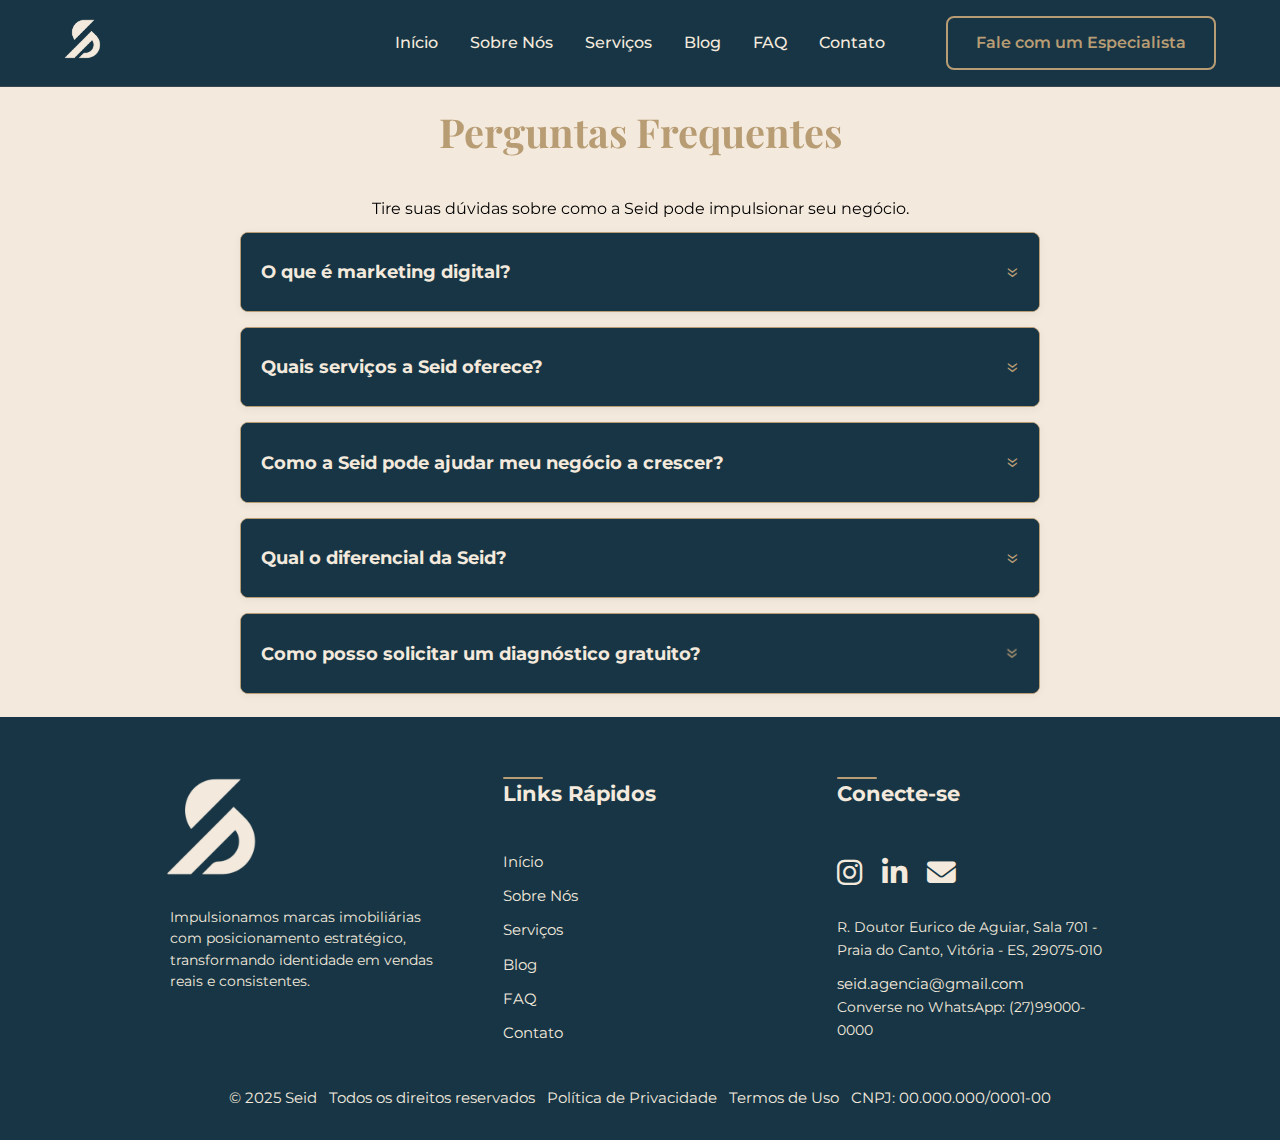
<file: faq.html>
<!DOCTYPE html>
<html lang="pt-BR">
<head>
    <meta charset="UTF-8">
    <meta name="viewport" content="width=device-width, initial-scale=1.0">
    <title>Contato - Agência SEID</title>
    <link rel="stylesheet" href="css/style.css">
    <link rel="stylesheet" href="https://cdnjs.cloudflare.com/ajax/libs/font-awesome/6.4.0/css/all.min.css">
    <link rel="stylesheet" href="https://unpkg.com/aos@next/dist/aos.css"/>
    <link rel="stylesheet" href="https://unpkg.com/swiper/swiper-bundle.min.css"/>
</head>
<body>
    <!-- Header | Cabeçalho -->
    <header>
        <nav class="navbar">
            <a href="index.html" class="logo"><img src="images/LogoSEID-champanhe.png" alt="Logo SEID"></a>
            <ul class="nav-links">
                <li><a href="index.html">Início</a></li>
                <li><a href="sobre.html">Sobre Nós</a></li>
                <li><a href="servicos.html">Serviços</a></li>
                <li><a href="blog.html">Blog</a></li>
                <li><a href="faq.html">FAQ</a></li>
                <li><a href="contato.html">Contato</a></li>
            </ul>
            <a href="contato.html" class="cta-button-nav">Fale com um Especialista</a>
        </nav>
    </header>

    <!-- Main -->
    <main> 

        <!-- Seção FAQ-->
        <section class="faq" id="faq">
            <div class="container">
                
                <!-- Texto acima do FAQ -->
                <h2 class="faq-tittle" data-aos="fade-up">Perguntas Frequentes</h2>
                <p class="faq-p" data-aos="fade-up" data-aos-delay="100">Tire suas dúvidas sobre como a Seid pode impulsionar seu negócio.</p>
                
                <!-- Conteúdo FAQ -->
                <div class="faq-container">
                    <!-- 1° Pergunta FAQ -->
                    <div class="faq-item">
                        <div class="faq-question" data-aos="fade-up">
                            <h3>O que é marketing digital?</h3>
                            <span class="faq-toggle-icon">»</span>
                        </div>
                        <!-- 1° Resposta FAQ -->
                        <div class="faq-answer">
                            <p>Marketing digital é o conjunto de estratégias e ações de marketing que utilizam canais digitais (como internet, redes sociais, e-mail, aplicativos) para promover produtos, serviços ou marcas. Ele permite alcançar um público muito maior, segmentar campanhas e medir resultados de forma precisa.</p>
                        </div>
                    </div>

                    <!-- 2° Pergunta FAQ -->
                    <div class="faq-item">
                        <div class="faq-question" data-aos="fade-up" data-aos-delay="150">
                            <h3>Quais serviços a Seid oferece?</h3>
                            <span class="faq-toggle-icon">»</span>
                        </div>
                        <!-- 2° Resposta FAQ -->
                        <div class="faq-answer">
                            <p>A Seid oferece soluções completas em marketing e vendas, incluindo: diagnóstico estratégico, planejamento de marca, gestão de redes sociais, copywriting, produção audiovisual (vídeos, fotografia), tráfego pago, SEO, automação de marketing e vendas, e análise de funil.</p>
                        </div>
                    </div>

                    <!-- 3° Pergunta FAQ -->
                    <div class="faq-item">
                        <div class="faq-question" data-aos="fade-up" data-aos-delay="200">
                            <h3>Como a Seid pode ajudar meu negócio a crescer?</h3>
                            <span class="faq-toggle-icon">»</span>
                        </div>
                        <!-- 3° Resposta FAQ -->
                        <div class="faq-answer">
                            <p>Nós combinamos estratégia, criatividade e performance para atrair, engajar e converter clientes. Através de um planejamento personalizado, conteúdo relevante e campanhas de tráfego pago otimizadas, aumentamos sua visibilidade, geramos leads qualificados e impulsionamos suas vendas.</p>
                        </div>
                    </div>

                    <!-- 4° Pergunta FAQ -->
                    <div class="faq-item">
                        <div class="faq-question" data-aos="fade-up" data-aos-delay="250">
                            <h3>Qual o diferencial da Seid?</h3>
                            <span class="faq-toggle-icon">»</span>
                        </div>
                        <!-- 4° Resposta FAQ -->
                        <div class="faq-answer">
                            <p>Nosso diferencial está na abordagem 360°, que integra todas as etapas do funil de vendas, desde a estratégia até a conversão. Somos obcecados por resultados e oferecemos soluções personalizadas, com uma equipe multidisciplinar que entende o seu negócio e transforma desafios em oportunidades de crescimento.</p>
                        </div>
                    </div>

                    <!-- 5° Pergunta FAQ -->
                    <div class="faq-item" data-aos="fade-up" data-aos-delay="300">
                        <div class="faq-question">
                            <h3>Como posso solicitar um diagnóstico gratuito?</h3>
                            <span class="faq-toggle-icon">»</span>
                        </div>
                        <!-- 5° Resposta FAQ -->
                        <div class="faq-answer">
                            <p>É simples! Basta preencher o formulário de contato nesta página, ou clicar no botão "Fale com um Especialista" no cabeçalho. Nossa equipe entrará em contato para agendar uma conversa e entender suas necessidades.</p>
                        </div>
                    </div>
                </div>
            </div>
        </section>
    </main>

    <!-- Footer | Rodapé -->
    <footer class="main-footer">
        <div class="footer-content">
            <div class="footer-column footer-about">
                <div class="footer-logo">
                    <img src="images/LogoSEID-champanhe.png" alt="Logo da Seid" class="footer-logo-img">
                    </div>
                <p>Impulsionamos marcas imobiliárias com posicionamento estratégico, transformando identidade em vendas reais e consistentes.</p>
            </div>
            <div class="footer-column footer-links">
                <h4>Links Rápidos</h4>
                <ul>
                    <li><a href="#index.html">Início</a></li>
                    <li><a href="sobre.html">Sobre Nós</a></li>
                    <li><a href="servicos.html">Serviços</a></li>
                    <li><a href="blog.html">Blog</a></li>
                    <li><a href="faq.html">FAQ</a></li>
                    <li><a href="contato.html">Contato</a></li>
                </ul>
            </div>
            <div class="footer-column footer-connect">
                <h4>Conecte-se</h4>
                <div class="social-icons-footer">
                    <a href="https://www.instagram.com/seid.mkt/" target="_blank" aria-label="instagram"><i class="fab fa-instagram"></i></a>
                    <a href="https://www.linkedin.com/in/pedro-borborema-269a45379/" target="_blank" aria-label="LinkedIn"><i class="fab fa-linkedin-in"></i></a>
                    <a href="mailto:seidagencia@gmail.com" aria-label="Email"><i class="fas fa-envelope"></i></a>
                </div>
                <p class="footer-address"><a>R. Doutor Eurico de Aguiar, Sala 701 - Praia do Canto, Vitória - ES, 29075-010</a></p>
                <p class="footer-email"><a href="mailto:seid.agencia@gmail.com" target="_blank">seid.agencia@gmail.com</a></p>
                <p class="footer-phone"><a href="https://wa.me/27990000000?text=Ol%C3%A1%2C%20vim%20do%20site" target="_blank">Converse no WhatsApp: (27)99000-0000</a></p>
            </div>
        </div>
        <div class="footer-bottom">
            <div class="footer-item">&copy; 2025 Seid</div>
            <div class="footer-item">Todos os direitos reservados</div>
            <div class="footer-item">Política de Privacidade</div>
            <div class="footer-item">Termos de Uso</div>
            <div class="footer-item">CNPJ: 00.000.000/0001-00</div>
        </div>
    </footer>

    <!-- Scripts -->
    <script src="https://unpkg.com/aos@next/dist/aos.js"></script>
    <script src="https://unpkg.com/swiper/swiper-bundle.min.js"></script>

    <script src="js/script.js"></script>
</body>
</html>
</file>
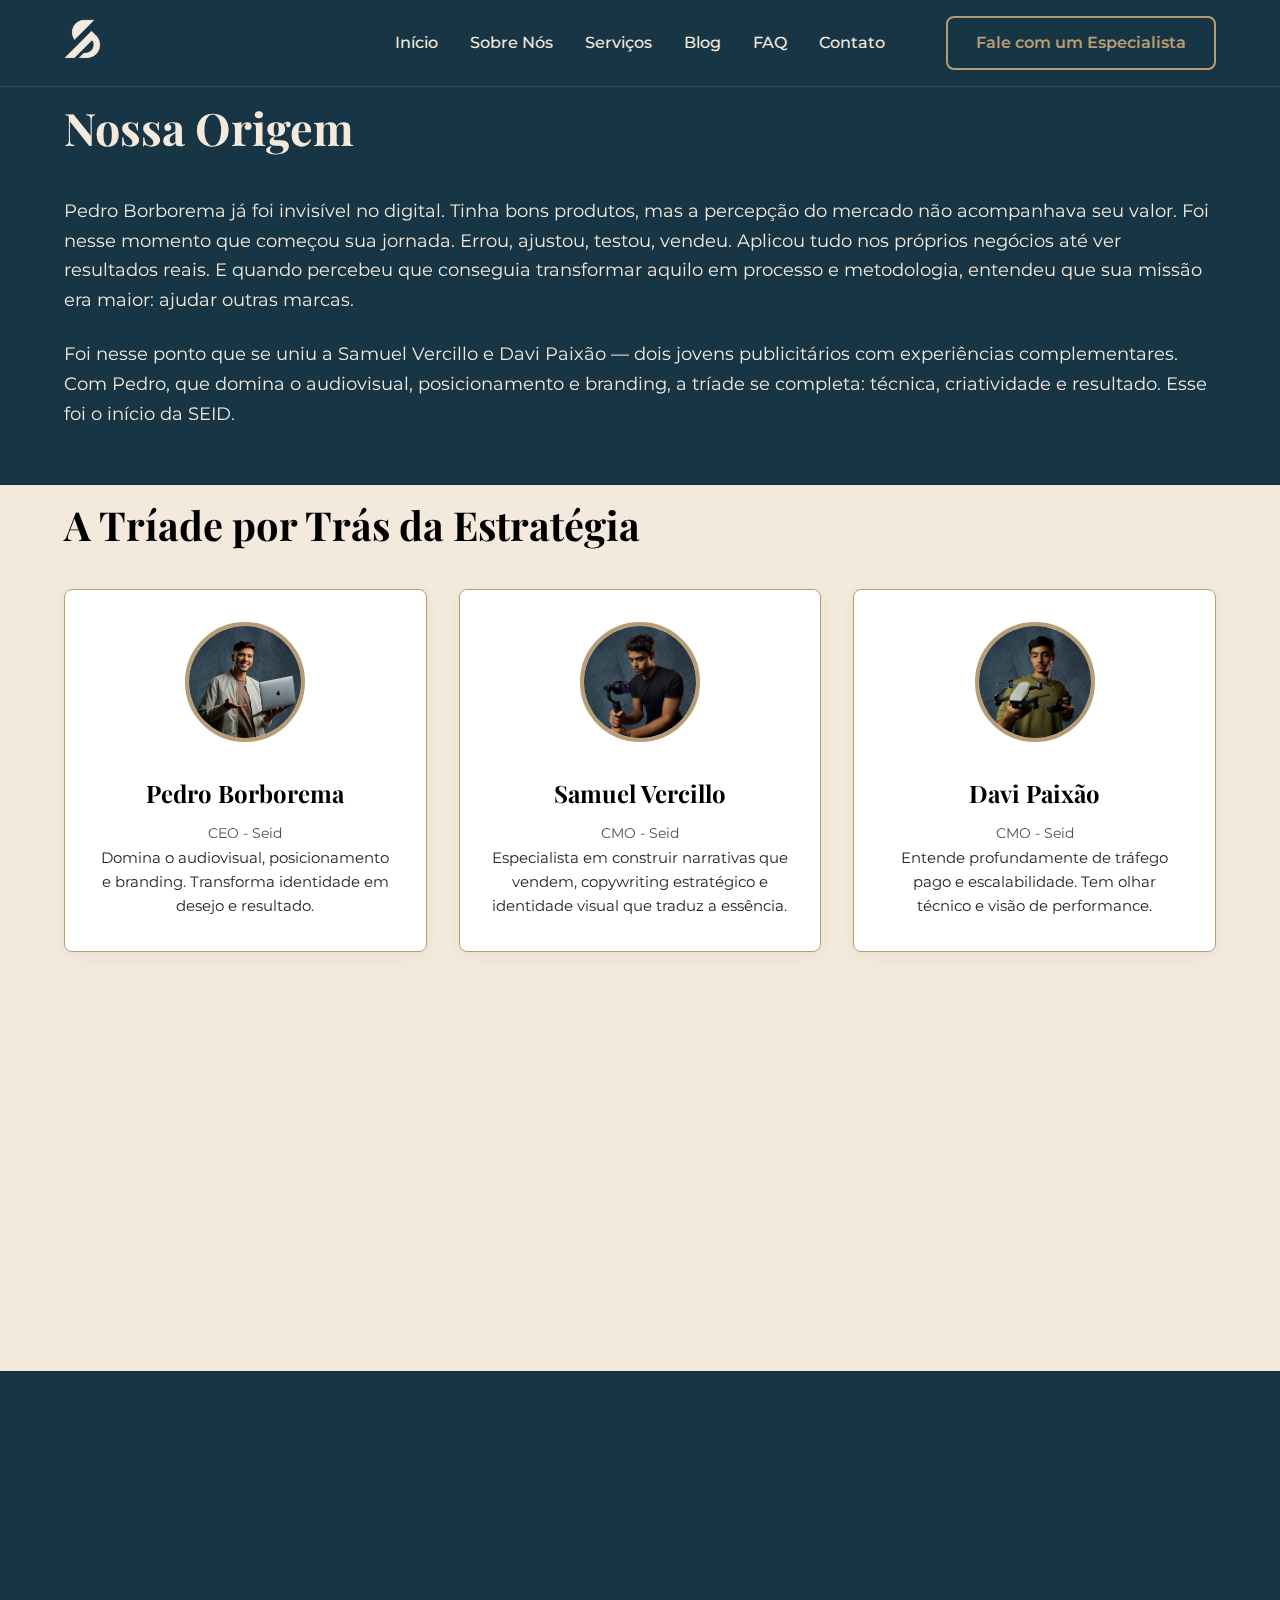
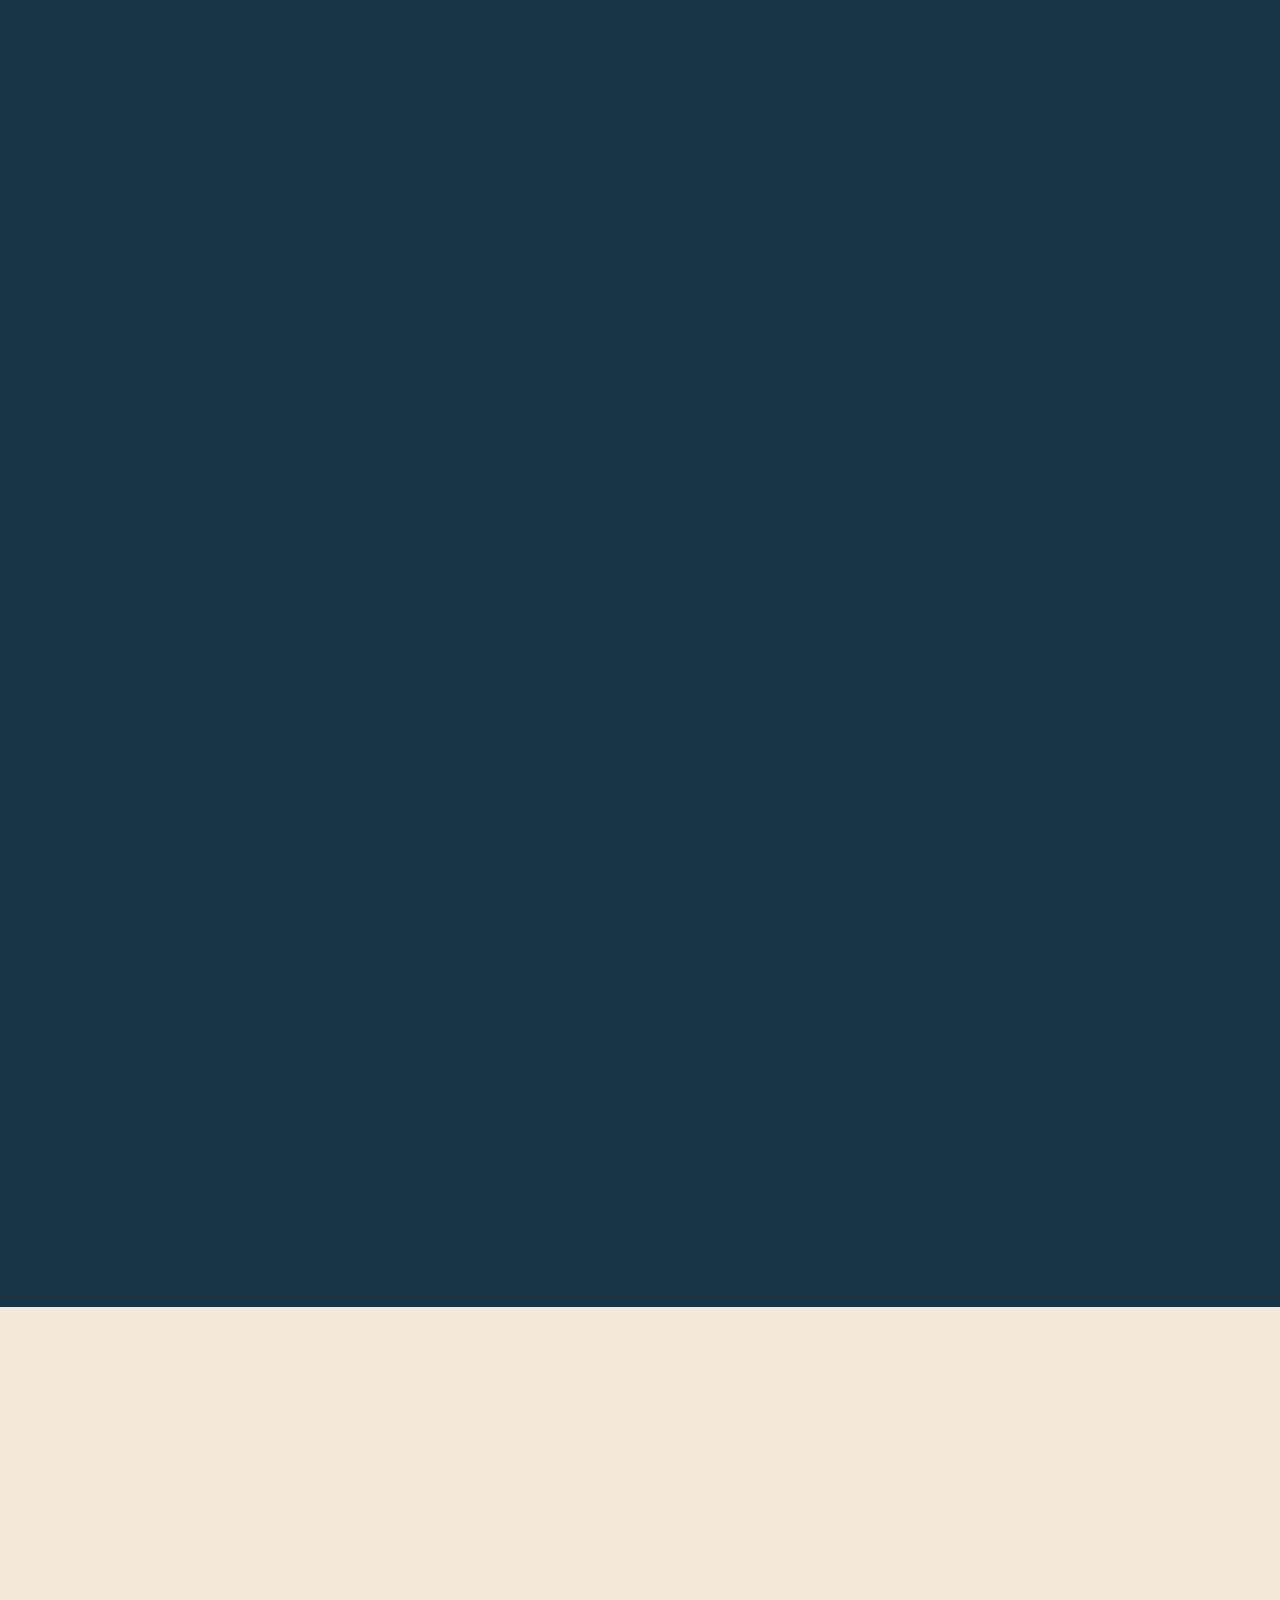
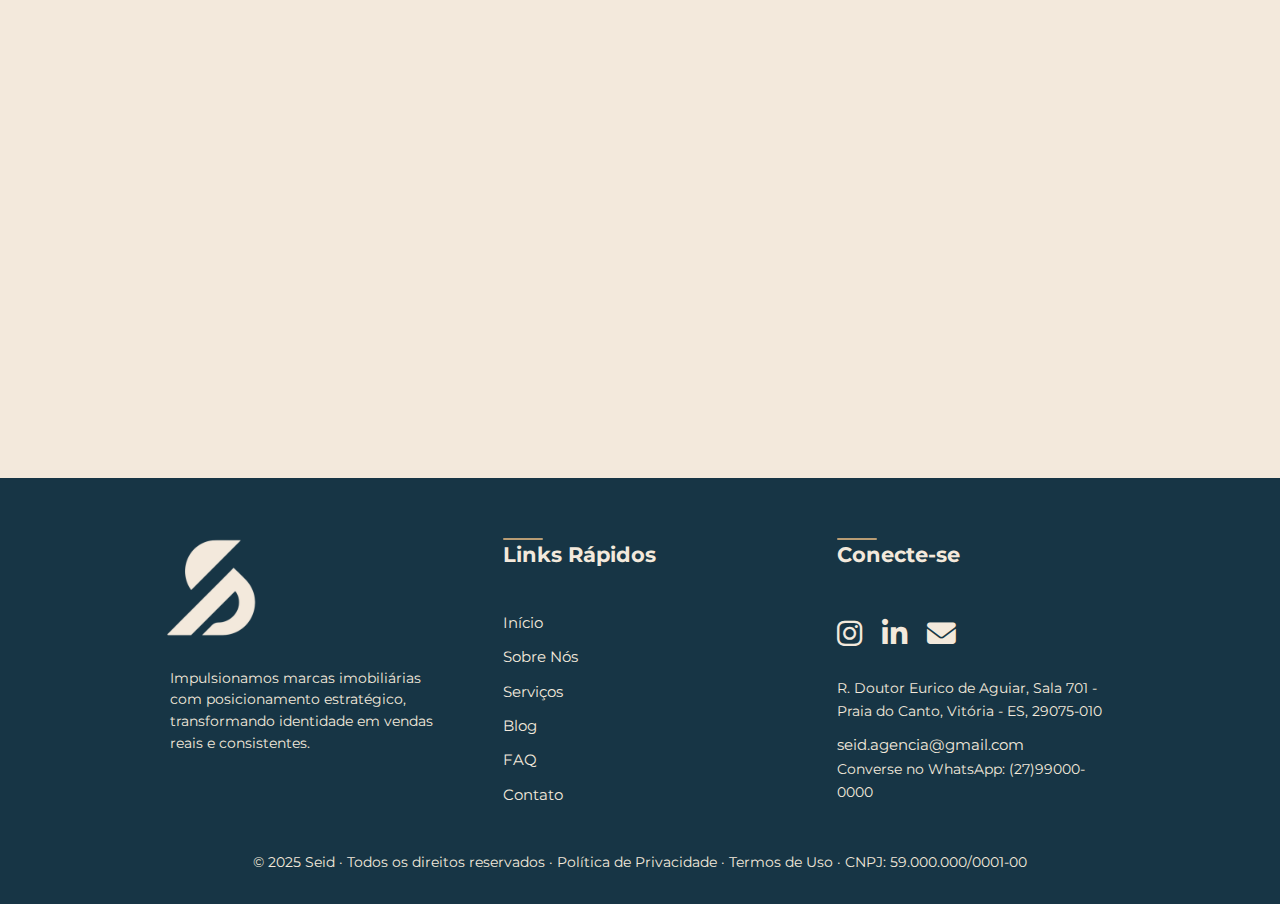
<file: sobre.html>
<!DOCTYPE html>
<html lang="pt-BR">
<head>
    <meta charset="UTF-8">
    <meta name="viewport" content="width=device-width, initial-scale=1.0">
    <title>Sobre Nós - Agência SEID</title>
    <link rel="stylesheet" href="css/style.css">
    <link rel="stylesheet" href="https://cdnjs.cloudflare.com/ajax/libs/font-awesome/6.4.0/css/all.min.css">
    <link rel="stylesheet" href="https://unpkg.com/aos@next/dist/aos.css"/>
    <link rel="stylesheet" href="https://unpkg.com/swiper/swiper-bundle.min.css"/>
</head>
<body>

    <!-- Header | Cabeçalho -->
    <header>
        <nav class="navbar">
            <a href="index.html" class="logo"><img src="images/LogoSEID-champanhe.png" alt="Logo SEID"></a>
            <ul class="nav-links">
                <li><a href="index.html">Início</a></li>
                <li><a href="sobre.html">Sobre Nós</a></li>
                <li><a href="servicos.html">Serviços</a></li>
                <li><a href="blog.html">Blog</a></li>
                <li><a href="faq.html">FAQ</a></li>
                <li><a href="contato.html">Contato</a></li>
            </ul>
            <a href="contato.html" class="cta-button-nav">Fale com um Especialista</a>
        </nav>
    </header>

    <main class="page-content">
        <!-- Origem -->
        <section class="history">
            <h1 data-aos="slide-down">Nossa Origem</h1>
            <p data-aos="fade-up" data-aos-delay="100">Pedro Borborema já foi invisível no digital. Tinha bons produtos, mas a percepção do mercado não acompanhava seu valor. Foi nesse momento que começou sua jornada. Errou, ajustou, testou, vendeu. Aplicou tudo nos próprios negócios até ver resultados reais. E quando percebeu que conseguia transformar aquilo em processo e metodologia, entendeu que sua missão era maior: ajudar outras marcas.</p>
            <p data-aos="fade-up" data-aos-delay="150">Foi nesse ponto que se uniu a Samuel Vercillo e Davi Paixão — dois jovens publicitários com experiências complementares. Com Pedro, que domina o audiovisual, posicionamento e branding, a tríade se completa: técnica, criatividade e resultado. Esse foi o início da SEID.</p>
        </section>

        <!-- Tríade & Metodologia -->
        <section class="team secao-clara">
            <!-- Tríade -->
            <h2 data-aos="fade-up">A Tríade por Trás da Estratégia</h2>
            <div class="team-grid">
                <div class="team-member" data-aos="fade-up">
                    <img src="images/pedro.jpg" alt="Foto de Pedro Borborema">
                    <h3>Pedro Borborema</h3>
                    <span class="author-title">CEO - Seid</span>
                    <p>Domina o audiovisual, posicionamento e branding. Transforma identidade em desejo e resultado.</p>
                </div>
                <div class="team-member" data-aos="fade-up" data-aos-delay="100">
                    <img src="images/samuel.jpg" alt="Foto de Samuel Vercillo">
                    <h3>Samuel Vercillo</h3>
                    <span class="author-title">CMO - Seid</span>
                    <p>Especialista em construir narrativas que vendem, copywriting estratégico e identidade visual que traduz a essência.</p>
                </div>
                <div class="team-member" data-aos="fade-up" data-aos-delay="200">
                    <img src="images/davi.jpg" alt="Foto de Davi Paixão">
                    <h3>Davi Paixão</h3>
                    <span class="author-title">CMO - Seid</span>
                    <p>Entende profundamente de tráfego pago e escalabilidade. Tem olhar técnico e visão de performance.</p>
                </div>
            </div>

            <!-- Metodologia -->
            <h2 data-aos="fade-up">Nossa Metodologia</h2> 
            <div class="methodology-grid">
                <div class="method-step" data-aos="fade-up" data-aos-delay="100">
                    <i class="fa-solid fa-magnifying-glass-chart"></i> <h3>Imersão e Diagnóstico</h3>
                    <p>Mergulhamos no seu negócio para entender profundamente sua identidade, seu público e seus desafios únicos.</p>
                </div>
                <div class="method-step" data-aos="fade-up" data-aos-delay="150">
                    <i class="fa-solid fa-sitemap"></i> <h3>Construção Estratégica</h3>
                    <p>Definimos o posicionamento, a identidade visual e a narrativa que irão conectar sua marca ao cliente ideal.</p>
                </div>
                <div class="method-step" data-aos="fade-up" data-aos-delay="200">
                    <i class="fa-solid fa-rocket"></i> <h3>Execução e Performance</h3>
                    <p>Ativamos sua marca nos canais certos com foco total em performance, otimizando para gerar resultados reais.</p>
                </div>
            </div>
        </section>

        <!-- Missão, Visão & Propósito + Valores -->
        <section class="mission">
            <h1 data-aos="fade-up">Nossa Missão, Visão & Propósito</h1>

            <div class="mission-grid">
                <div class="mission-item" data-aos="fade-up">
                    <h3 data-aos="fade-up" data-aos-delay="100">Missão</h3>
                    <p>Transformar o potencial de marcas do mercado imobiliário em resultados mensuráveis, através de um posicionamento que une sofisticação, estratégia e performance.</p>
                </div>
                
                <div class="mission-item" data-aos="fade-up">
                    <h3 data-aos="fade-up" data-aos-delay="150">Visão</h3>
                    <p>Ser a agência referência no Brasil em construção de marcas de alto valor para o setor imobiliário, reconhecida pela excelência e impacto nos negócios de nossos clientes.</p>
                </div>
                
                <div class="mission-item" data-aos="fade-up">
                    <h3 data-aos="fade-up" data-aos-delay="200">Propósito</h3>
                    <p>Fazer com que nossos clientes se destaquem com autenticidade, vendam mais e atraiam um público que se identifica com quem eles realmente são.</p>
                    <p>Ajudamos a transformar identidade em posicionamento, posicionamento em desejo — e desejo em resultado.</p>    
                </div>
            </div>
            
            <!-- Valores -->
            <h2 data-aos="fade-up">Nossos Valores</h2>
            <div class="values-grid">
                <div class="value-item" data-aos="zoom-in" data-aos-delay="100">
                    <h3>Excelência</h3>
                    <p>Entregamos com atenção aos detalhes, consistência de qualidade e busca contínua pela melhoria. Cada material carrega o nosso padrão técnico e estético.</p>
                </div>
                <div class="value-item" data-aos="zoom-in" data-aos-delay="150">
                    <h3>Sofisticação</h3>
                    <p>Nossa assinatura está presente na estética refinada, na clareza da comunicação e nas estratégias que elevam a percepção de valor da marca do cliente.</p>
                </div>
                <div class="value-item" data-aos="zoom-in" data-aos-delay="200"> 
                    <h3>Personalização</h3>
                    <p>Aprofundamos na identidade de cada cliente para criar soluções únicas. Nada aqui é genérico — cada projeto é construído a partir da essência, história e diferenciais reais de quem atendemos.</p>
                </div>
                <div class="value-item" data-aos="zoom-in" data-aos-delay="250">
                    <h3>Parceria</h3>
                    <p>Acreditamos em relações de confiança, proximidade e colaboração. Mais do que prestadores de serviço, somos aliados estratégicos na jornada do cliente.</p>
                </div>
                <div class="value-item" data-aos="zoom-in" data-aos-delay="300">
                    <h3>Resultado</h3>
                    <p>Todo esforço é orientado para gerar impacto real no negócio: mais percepção de valor, mais autoridade, mais vendas e crescimento sustentável.</p>
                </div>
            </div> 
        </section>

        <!-- Cases -->
        <section class="testimonials">
            <h2  data-aos="fade-up">Nossos Cases</h2>
            <div class="testimonial-grid">
                <!-- 1° Case -->
                <div class="testimonial-card" data-aos="fade-up">
                    <img src="images/pedro.jpg" alt="Foto de um cliente satisfeito" class="testimonial-avatar">
                    <p class="testimonial-quote">"A parceria com a SEID foi um divisor de águas. Eles não apenas entenderam nossa essência, mas a traduziram em uma marca forte que gera negócios diariamente."</p>
                    <div class="testimonial-author">
                        <span class="author-name">Pep Kite</span>
                        <span class="author-title">Corretora Alto Padrão</span>
                    </div>
                </div>
                
                <!-- 2° Case -->
                <div class="testimonial-card" data-aos="fade-up" data-aos-delay="100">
                    <img src="images/davi.jpg" alt="Foto de um cliente satisfeito" class="testimonial-avatar">
                    <p class="testimonial-quote">"A parceria com a SEID foi um divisor de águas. Eles não apenas entenderam nossa essência, mas a traduziram em uma marca forte que gera negócios diariamente."</p>
                    <div class="testimonial-author">
                        <span class="author-name">David Brazil </span>
                        <span class="author-title">CEO, BRC Real State</span>
                    </div>
                </div>
                
                <!-- 3° Case -->
                <div class="testimonial-card" data-aos="fade-up" data-aos-delay="150">
                    <img src="images/samuel.jpg" alt="Foto de um cliente satisfeito" class="testimonial-avatar">
                    <p class="testimonial-quote">"A parceria com a SEID foi um divisor de águas. Eles não apenas entenderam nossa essência, mas a traduziram em uma marca forte que gera negócios diariamente."</p>
                    <div class="testimonial-author">
                        <span class="author-name">Sam Jackson</span>
                        <span class="author-title">Corretor Imobiliária Leal</span>
                    </div>
                </div>
            </div>
        </section>

        <!-- CTA Final -->
        <section class="cta-final">
            <h2 data-aos="fade-up">Pronto para construir uma marca de impacto?</h2>
            <p data-aos="fade-up" data-aos-delay="100">Vamos conversar sobre como a metodologia SEID pode transformar a percepção e os resultados do seu negócio.</p>
            <a href="contato.html" class="cta-button-final" data-aos="flip-up" data-aos-delay="250">Fale com um Especialista</a>
        </section>
    </main>

    <!-- Footer | Rodapé -->
    <footer class="main-footer">
        <div class="footer-content">
            <div class="footer-column footer-about">
                <div class="footer-logo">
                    <img src="images/LogoSEID-champanhe.png" alt="Logo da Seid" class="footer-logo-img">
                    </div>
                <p>Impulsionamos marcas imobiliárias com posicionamento estratégico, transformando identidade em vendas reais e consistentes.</p>
            </div>
            <div class="footer-column footer-links">
                <h4>Links Rápidos</h4>
                <ul>
                    <li><a href="#inicio">Início</a></li>
                    <li><a href="#sobre">Sobre Nós</a></li>
                    <li><a href="#servicos">Serviços</a></li>
                    <li><a href="#blog">Blog</a></li>
                    <li><a href="#faq">FAQ</a></li>
                    <li><a href="#contato">Contato</a></li>
                </ul>
            </div>
            <div class="footer-column footer-connect">
                <h4>Conecte-se</h4>
                <div class="social-icons-footer">
                    <a href="https://www.instagram.com/seid.mkt/?igsh=MjhtMzh4a256bnpk#" target="_blank" aria-label="instagram"><i class="fab fa-instagram"></i></a>
                    <a href="https://www.linkedin.com/company/seidmkt/" target="_blank" aria-label="LinkedIn"><i class="fab fa-linkedin-in"></i></a>
                    <a href="mailto:seid.agencia@gmail.com" aria-label="Email"><i class="fas fa-envelope"></i></a>
                </div>
                <p class="footer-address"><a>R. Doutor Eurico de Aguiar, Sala 701 - Praia do Canto, Vitória - ES, 29075-010</a></p>
                <p class="footer-email"><a href="mailto:seid.agencia@gmail.com" target="_blank">seid.agencia@gmail.com</a></p>
                <p class="footer-phone"><a href="https://wa.me/27992463273?text=Ol%C3%A1%2C%20vim%20do%20site" target="_blank">Converse no WhatsApp: (27)99000-0000</a></p>
            </div>
        </div>
        <div class="footer-bottom">
           <p>&copy; 2025 Seid &middot; Todos os direitos reservados &middot; Política de Privacidade &middot; Termos de Uso &middot; CNPJ: 59.000.000/0001-00</p>
        </div>
    </footer>

    <!-- Scripts -->
    <script src="https://unpkg.com/aos@next/dist/aos.js"></script>
    <script src="https://unpkg.com/swiper/swiper-bundle.min.js"></script>

    <script src="js/script.js"></script>
</body>
</html>
</file>
<file: css/style.css>
/* Importa as fontes do Google. Esta deve ser sempre a primeira regra no arquivo. */
@import url('https://fonts.googleapis.com/css2?family=Montserrat:wght@300;400;500;600&family=Playfair+Display:wght@700&display=swap');


/* 1. Variáveis Globais (Paleta de Cores e Fontes) */
:root {
    /* Cores de Fundo */
    --cor-fundo-principal: #173545;  /* Azul escuro, o fundo principal do site */
    --cor-fundo-claro: #FFFFFF;     /* Branco puro para seções ou cards com fundo claro */
    --cor-destaque-fundo: #F3E9DC;  /* Champagne Claro */


    /* Cores de Texto */
    --cor-texto-claro: #F3E9DC;      /* Texto principal para ser usado sobre fundos escuros */
    --cor-texto-escuro: #000000;     /* Preto para textos sobre fundos claros */
    --cor-texto-escuro-sec: #1C1C1E; /* Cinza escuro para textos secundários sobre fundos claros */


    /* Cor de Ação (Call to Action) */
    --cor-cta: #B89C74;             /* Dourado Queimado */


    /* Fontes */
    --fonte-principal: 'Montserrat', sans-serif;
    --fonte-secundaria: 'Playfair Display', serif;
}


/* 2. Estilos Globais do Corpo da Página */
* {
    margin: 0;
    padding: 0;
    box-sizing: border-box;
}
body {
    font-family: var(--fonte-principal);
    background-color: var(--cor-fundo-principal); /* Fundo escuro como padrão */
    color: var(--cor-texto-claro); /* Texto claro como padrão */
    line-height: 1.6;
}

/* 3. Header e Navegação */
header {
    position: fixed; /* Fixa o header na tela */
    top: 0;          /* Alinha no topo */
    left: 0;         /* Alinha à esquerda */
    width: 100%;     /* Faz ocupar a largura toda */
    z-index: 1000;   /* Garante que fique sobre outros elementos */
    transition: background-color 0.4s ease, box-shadow 0.4s ease;

}
header.scrolled .navbar {
    /* Cor #173545 com 95% de opacidade */
    background-color: rgba(23, 53, 69, 0.95); 
    box-shadow: 0 2px 15px rgba(0, 0, 0, 0.1);
    /* Adiciona um efeito de desfoque no fundo para um visual mais moderno (opcional) */
    backdrop-filter: blur(10px);
    -webkit-backdrop-filter: blur(10px); /* Para compatibilidade com Safari */
}
/* CENTRALIZAR O BOTÃO */
.button-wrapper {
    text-align: center;
}
main {
    padding-top: 60px; /* Empurra todo o conteúdo principal para baixo */
}
.navbar {
    display: grid;
    grid-template-columns: 1fr auto 1fr; /* A 'mágica' está aqui */
    align-items: center;
    padding: 1rem 5%;
    background-color: var(--cor-fundo-principal);
    border-bottom: 1px solid rgba(184, 156, 116, 0.2);
    gap: 2rem;
}
.nav-links {
    display: flex;
    justify-content: center; /* Centraliza os links dentro da sua coluna */
    list-style: none;
    gap: 2rem;
    /* Não precisa mais de flex-grow */
}
.navbar .cta-button-nav {
    justify-self: end;
}
.logo img {
    height: 40px;
}
.nav-links a {
    text-decoration: none;
    color: var(--cor-texto-claro);
    font-weight: 500;
    transition: color 0.3s ease;
}
.nav-links a:hover {
    color: var(--cor-cta);
}

/* 4. Botões e Links */
.cta-button, .cta-button-nav, .cta-button-secondary, .cta-button-final{
    padding: 12px 28px;
    text-decoration: none;
    font-weight: 600;
    border-radius: 8px;
    transition: all 0.3s ease;
    display: inline-block;
    border: 2px solid transparent; /* Base para transição suave */
    cursor: pointer;
}
/* --- CTA Botão --- */
.contact-form-section form .cta-button {
    width: 100%;
    margin-top: 10px;
}
.cta-button { /* Botão principal (preenchido) */
    background-color: var(--cor-cta);
    color: var(--cor-fundo-principal);
    border-color: var(--cor-cta);
}
.cta-button:hover {
    filter: brightness(1.1); /* Efeito de brilho sutil */
    transform: translateY(-2px);
}


.cta-button-nav { /* Botão do header (vazado) */
    background-color: transparent;
    color: var(--cor-cta);
    border-color: var(--cor-cta);
}
.cta-button-nav:hover {
    background-color: var(--cor-cta);
    color: var(--cor-fundo-principal);
}


.cta-button-secondary { /* Botão secundário (vazado claro) */
    background-color: transparent;
    color: var(--cor-cta);
    border-color: var(--cor-cta);
}


/* REGRA DO HOVER ALTERADA */
.cta-button-secondary:hover {
    background-color: var(--cor-cta);
    border-color: var(--cor-cta);
    color: var(--cor-fundo-principal);
}

/* 5. Estilos de Seções */
section {
    padding: 8px 5%;
}
section h2 {
    text-align: left;
    font-size: 2.5rem;
    font-family: var(--fonte-secundaria);
    margin-bottom: 2rem;
    color: var(--cor-texto-claro); /* Título claro por padrão */
}

/* CLASSE AUXILIAR para seções com fundo claro */
.secao-clara {
    background-color: var(--cor-fundo-claro);
    color: var(--cor-texto-escuro-sec);
}
.secao-clara h2 {
    color: var(--cor-texto-escuro);
}

/* Hero Section */
.hero {
    background: linear-gradient(var(--cor-fundo-principal)), url('../images/hero-bg.jpg') no-repeat center center/cover;
    color: var(--cor-fundo-claro);
    padding: 4rem 2rem 2rem;
   
    /* Novas regras para centralização */
    display: flex;
    justify-content: center;
    align-items: center;
    text-align: center;
}


.hero-content {
    /* Define um limite de largura para melhor leitura */
    max-width: 900px;
}


.hero-content h1 {
    font-family: var(--fonte-secundaria);
    font-size: 3rem;
    line-height: 1.2; /* Melhora o espaçamento entre linhas do título */
}


.hero-content p {
    margin-top: 1rem; /* Adiciona um pequeno espaço entre o título e o parágrafo */
    font-size: 1.1rem;
    opacity: 0.9; /* Deixa o parágrafo um pouco mais sutil */
}


.hero .cta-button {
    /* Adiciona o espaçamento extra solicitado acima do botão */
    margin-top: 2.5rem;
}


/* Depoimentos */
/* Depoimentos (Layout com Cards) */
.testimonials {
    background-color: var(--cor-destaque-fundo);
    color: var(--cor-texto-escuro-sec);
}


.testimonials h2 {
    color: var(--cor-texto-escuro);
    text-align: center;
}


.testimonial-grid {
    display: grid;
    grid-template-columns: repeat(auto-fit, minmax(320px, 1fr)); /* Cria um grid responsivo */
    gap: 2rem; /* Espaço entre os cards */
    margin-top: 3rem;
}


.testimonial-card {
    background-color: var(--cor-fundo-claro);
    border-radius: 8px;
    padding: 2rem;
    text-align: center;
    display: flex;
    flex-direction: column;
    align-items: center;
    box-shadow: 0 4px 15px rgba(0, 0, 0, 0.05); /* Sombra sutil */
}


.testimonial-avatar {
    width: 80px;
    height: 80px;
    border-radius: 50%; /* Deixa a foto redonda */
    object-fit: cover; /* Garante que a foto não fique distorcida */
    margin-bottom: 1.5rem;
    border: 3px solid var(--cor-cta); /* Borda com a cor de destaque */
}


.testimonial-quote {
    font-style: italic;
    font-size: 1rem;
    line-height: 1.6;
    margin-bottom: 1.5rem;
    flex-grow: 1; /* Faz com que o texto ocupe o espaço para alinhar os rodapés */
}


.testimonial-author {
    margin-top: auto; /* Alinha o autor na base do card */
}
.cta-button-final{
    background-color: var(--cor-fundo-principal);
    color: var(--cor-cta);
    border-color: var(--cor-cta);
}
.cta-button-final:hover{
    background-color: var(--cor-cta);
    color: var(--cor-texto-escuro-sec);
}
.author-name {
    display: block;
    font-weight: 600;
    color: var(--cor-texto-escuro);
}


.author-title {
    font-size: 0.9rem;
    color: var(--cor-texto-escuro-sec);
    opacity: 0.8;
}


/* Portfólio (Itens com fundo branco) */
/* Portfólio (Layout com Cards) */
.portfolio-grid {
    display: grid;
    grid-template-columns: repeat(auto-fit, minmax(350px, 1fr)); /* Grid responsivo */
    gap: 2.5rem; /* Espaçamento entre os cards */
}


.portfolio-item {
    background-color: var(--cor-fundo-claro);
    border-radius: 8px;
    overflow: hidden; /* Garante que a imagem respeite as bordas arredondadas */
    box-shadow: 0 4px 25px rgba(0, 0, 0, 0.08);
    text-align: left; /* Alinha o texto à esquerda */
    transition: transform 0.3s ease, box-shadow 0.3s ease;
}


.portfolio-item:hover {
    transform: translateY(-8px); /* Efeito de 'levantar' o card */
    box-shadow: 0 10px 30px rgba(0, 0, 0, 0.12);
}


.portfolio-item img {
    width: 100%;
    height: 250px;
    object-fit: cover; /* Garante que a imagem preencha o espaço sem distorcer */
    display: block;
}


.portfolio-info {
    padding: 1.5rem 2rem;
}


.portfolio-category {
    display: block;
    font-size: 0.8rem;
    font-weight: 600;
    color: var(--cor-cta);
    text-transform: uppercase;
    letter-spacing: 0.5px;
    margin-bottom: 0.5rem;
}


.portfolio-item h3 {
    font-family: var(--fonte-secundaria);
    font-size: 1.5rem;
    color: var(--cor-texto-escuro);
    margin-bottom: 0.75rem;
}


.portfolio-item p {
    font-size: 1rem;
    line-height: 1.6;
    color: var(--cor-texto-escuro-sec);
}


/* Estilo do antigo link 'veja os serviços' que agora é um botão */
.link-discreto {
    display: none; /* Escondemos o link antigo, pois adicionamos um botão CTA no HTML */
}
/* Valores (Sobre Nós) */
.value-item h3 {
    color: var(--cor-cta);
}
/* 6. Estilo da Seção de Vídeo Institucional */
.video-institucional {
    text-align: center;
    background-color: #16242b; /* Um tom ligeiramente diferente para destacar */
}


.video-institucional h2 {
    margin-bottom: 2.5rem; /* Espaçamento abaixo do título */
}


.video-container {
    width: 100%;
    max-width: 900px; /* Largura máxima do vídeo */
    margin: 0 auto; /* Centraliza o container */
}


.video-container video {
    width: 100%; /* Faz o vídeo ocupar todo o espaço do container */
    height: auto; /* Mantém a proporção correta automaticamente */
    display: block; /* Remove espaços extras indesejados */
    border-radius: 5px; /* Adiciona bordas levemente arredondadas */
}
/* Sobre (Resumo) - Layout de 2 Colunas */
.about-summary {
    background-color: var(--cor-fundo-principal); /* Mantém o fundo escuro */
    padding: 6rem 5%; /* Aumenta o espaçamento vertical */
}


.about-summary-container {
    display: grid;
    grid-template-columns: 1fr 1fr; /* Duas colunas de larguras iguais */
    align-items: center; /* Alinha verticalmente a imagem e o texto */
    gap: 2rem; /* Espaço entre a imagem e o texto */
    max-width: 1200px; /* Limita a largura máxima */
    margin: 0 auto; /* Centraliza o container */
}
.about-summary-content {
    /* Instrui o container do texto a ocupar a primeira coluna (esquerda) */
    grid-column: 1;
}


.about-summary-image {
    /* Instrui o container da imagem a ocupar a segunda coluna (direita) */
    grid-column: 2;
}
.about-summary-image img {
    width: 100%;
    border-radius: 8px;
    object-fit: cover;
}


.about-summary-content h2 {
    font-size: 2.5rem;
    font-family: var(--fonte-secundaria);
    line-height: 1.3;
    margin-bottom: 1.5rem;
    position: relative;
}


/* Linha decorativa abaixo do título */
.about-summary-content h2::after {
    content: '';
    display: block;
    width: 60px;
    height: 3px;
    background-color: var(--cor-cta);
    margin-top: 1rem;
}


.about-summary-content p {
    font-size: 1.1rem;
    line-height: 1.7;
    opacity: 0.9;
    margin-bottom: 2.5rem;
}
/* Blog Section */
.blog-grid {
    display: grid;
    grid-template-columns: repeat(auto-fit, minmax(320px, 1fr));
    gap: 2.5rem;
}


.blog-post {
    background-color: var(--cor-fundo-claro);
    border-radius: 8px;
    overflow: hidden;
    box-shadow: 0 4px 25px rgba(0, 0, 0, 0.08);
    transition: transform 0.3s ease, box-shadow 0.3s ease;
}


.blog-post:hover {
    transform: translateY(-8px);
    box-shadow: 0 10px 30px rgba(0, 0, 0, 0.12);
}


.blog-post-link {
    text-decoration: none; /* Remove o sublinhado do link que envolve o card */
    color: inherit;
    display: flex;
    flex-direction: column;
    height: 100%; /* Faz o link ocupar toda a altura do card */
}


.blog-post img {
    width: 100%;
    height: 220px;
    object-fit: cover;
}


.blog-post-info {
    padding: 1.5rem;
    display: flex;
    flex-direction: column;
    flex-grow: 1; /* Permite que este container cresça */
}


.blog-post-info h3 {
    font-family: var(--fonte-secundaria);
    font-size: 1.4rem;
    color: var(--cor-texto-escuro);
    margin-bottom: 0.75rem;
}


.blog-post-info p {
    font-size: 1rem;
    line-height: 1.6;
    color: var(--cor-texto-escuro-sec);
    flex-grow: 1; /* Empurra o "Leia mais" para o final do card */
}


.read-more {
    color: var(--cor-cta);
    font-weight: 600;
    text-decoration: none;
    margin-top: 1rem; /* Espaço entre o parágrafo e o link */
    transition: all 0.2s ease;
}


/* Adiciona uma seta para indicar ação */
.read-more::after {
    content: ' →';
    transition: transform 0.2s ease;
    display: inline-block;
}


.blog-post:hover .read-more::after {
    transform: translateX(5px); /* Move a seta para a direita no hover */
}
/* Estilização para as setas do carrossel de depoimentos */
.testimonial-slider {
    /* Define a cor das setas e da paginação (bolinhas) */
    --swiper-navigation-color: var(--cor-cta); /* Usando sua cor dourada! */

    /* Define o tamanho das setas */
    --swiper-navigation-size: 20px; /* Você pode aumentar ou diminuir este valor */
}

.swiper-button-prev,
.swiper-button-next {
    opacity: 0.7;
    transition: opacity 0.3s ease;
}

.swiper-button-prev:hover,
.swiper-button-next:hover {
    opacity: 1;
}

/* 7. Footer */
/* Rodapé */
.main-footer {
    background-color: var(--cor-fundo-principal);
    color: #000000;
    padding: 60px 20px 30px;
    text-align: center;
    font-size: 0.9rem;
}


.footer-content {
    display: flex;
    justify-content: space-between;
    align-items: flex-start;
    max-width: 960px;
    margin: 0 auto 40px;
    flex-wrap: wrap;
    gap: 40px;
    color: #F3E9DC;
}


.footer-column {
    flex: 1;
    min-width: 250px;
    padding: 0 10px;
    text-align: left;
}


.footer-column h4 {
    font-size: 1.3rem;
    color: #F3E9DC;
    margin-bottom: 25px;
    position: relative;
    padding-bottom: 15px;
}
.footer-column h4::before {
    content: '';
    position: absolute;
    left: 0;
    top: 0;
    width: 40px;
    height: 2px;
    background-color: #B89C74;
    border-radius: 1px;
}
.footer-phone a {
    color: #F3E9DC;
    text-decoration: none;
    transition: color 0.3s ease;
}


.footer-phone a:hover {
    color: #25d366;
}


.footer-email a {
    color: #F3E9DC;
    text-decoration: none;
    transition: color 0.3s ease, text-decoration 0.3s ease;
}


.footer-email a:hover {
    color: var(--cor-cta);
}


.footer-logo-img {
    max-width: 100px;
    height: auto;
    display: block;
    margin-bottom: 10px;
    margin-left: -5px;
}


.footer-about .footer-logo {
    display: flex;
    align-items: center;
    gap: 10px;
    font-size: 1.5rem;
    font-weight: 700;
    color: #F3E9DC;
    margin-bottom: 20px;
    position: relative;
    padding-top: 0;
}
.footer-about .footer-logo::before {
    content: '';
    position: absolute;
    left: 0;
    top: 0;
    width: 40px;
    height: 2px;
    background-color: #B89C74;
    border-radius: 1px;
    display: none;
}
.footer-about .footer-logo .footer-logo-icon {
    color: #B89C74;
    font-size: 1.8rem;
}


.footer-about p {
    font-size: 0.9rem;
    color: #F3E9DC;
    line-height: 1.5;
    margin-bottom: 0;
    max-width: none;
}


.footer-links ul {
    list-style: none;
    padding: 0;
}
.footer-links ul li {
    margin-bottom: 10px;
}
.footer-links ul li:last-child {
    margin-bottom: 0;
}
.footer-links ul li a {
    color: #F3E9DC;
    font-size: 0.95rem;
    transition: color 0.3s ease;
    text-decoration: none;
}
.footer-links ul li a:hover {
    color: #B89C74;
    text-decoration: none;
}


.social-icons-footer {
    display: flex;
    gap: 20px;
    margin-bottom: 20px;
}
.social-icons-footer a {
    font-size: 1.8rem;
    color: #F3E9DC;
    transition: color 0.3s ease, transform 0.3s ease;
}
.social-icons-footer a:hover {
    transform: translateY(-3px);
}


.social-icons-footer a:hover .fab.fa-instagram {
    color: #E1306C;
}
.social-icons-footer a:hover .fab.fa-linkedin-in {
    color: #0077b5;
}
.social-icons-footer a:hover .fas.fa-envelope {
    color: #B89C74;
}


.footer-email {
    font-size: 0.95rem;
    color: var(--cor-texto-claro);
    margin-top: 10px;
}


.footer-bottom {
    display: flex;
    justify-content: center;
    align-items: center;
    flex-wrap: wrap; /* Permite que os itens quebrem a linha se não houver espaço */
    gap: 5px 12px;   /* Espaçamento vertical e horizontal entre os itens */
    font-size: 0.95rem;
    color: var(--cor-texto-claro);
}
.footer-divider{
    border: var(--cor-cta);
}
.footer-bottom p {
    font-size: 0.85rem;
    color: var(--cor-texto-claro);
    margin-top: 5px;
    margin-top: 5px;
    max-width: none;
    text-decoration: none;
    transition: color 0.3s ease;
}
.footer-bottom a {
    color: var(--cor-texto-escuro);
    text-decoration: none;
    transition: color 0.3s ease;
}
.footer-bottom p a:hover {
    color: var(--cor-cta);
}

/* /****** PÁGINA SOBRE NÓS ******/
/* 1. Ajustes na seção de Origem para melhor legibilidade e impacto */
.history {
    padding: 2rem 5%;
    text-align: left !important;
}
.history-container{
    max-width: 800px;
    margin: 0 auto;
    text-align: left;
}
.history h1 {
    font-family: var(--fonte-secundaria); /* Usa a fonte de destaque para o título */
    font-size: 2.8rem;                    /* Aumenta o impacto do título */
    color: var(--cor-texto-claro);
    margin-bottom: 2rem;
    text-align: left;
}
.history p {
    font-size: 1.1rem;      /* Aumenta a fonte do parágrafo para leitura confortável */
    line-height: 1.7;       /* Melhora o espaçamento entre as linhas */
    opacity: 0.9;           /* Deixa o texto ligeiramente mais sutil que o branco puro */
    margin-bottom: 1.5rem;  /* Adiciona espaço entre os parágrafos */
    color: var(--cor-texto-claro);
    text-align: left;
}
/* 2. Estilização dos cards da equipe para um visual mais refinado */
.team.secao-clara{
    background-color: var(--cor-destaque-fundo);
}
.team.secao-clara{
    color: var(--cor-texto-escuro);
}

.team-member {
    background-color: var(--cor-fundo-claro);
    border: 1px solid var(--cor-cta);                  /* Adiciona uma borda muito sutil */
    border-radius: 8px;                         /* Arredonda as bordas do card */
    padding: 2rem;
    text-align: center;
    box-shadow: 0 4px 15px rgba(0, 0, 0, 0.05); /* Aplica uma sombra suave para dar profundidade */
    transition: transform 0.3s ease, box-shadow 0.3s ease; /* Animação suave no hover */
}
/* Garante que a "tríade" seja exibida em colunas */
.team-grid {
    display: grid;
    /* Cria colunas responsivas: elas se ajustam automaticamente.
       Em telas largas, caberão até 3 colunas. Em telas menores, podem virar 2 ou 1. */
    grid-template-columns: repeat(auto-fit, minmax(300px, 1fr));
    gap: 2rem; /* Define o espaçamento entre os cards */
}
.team-grid + h2{
    margin-top: 2.5rem;
}


.team-member:hover {
    transform: translateY(-8px);                 /* Eleva o card ao passar o mouse */
    box-shadow: 0 10px 30px rgba(0, 0, 0, 0.1);  /* Aumenta a sombra no hover */
}

.team-member img {
    width: 120px;                               /* Define um tamanho para a imagem */
    height: 120px;
    border-radius: 50%;                         /* Deixa a imagem redonda */
    object-fit: cover;                          /* Garante que a foto não fique distorcida */
    margin: 0 auto 1.5rem auto;                 /* Centraliza e adiciona margem inferior */
    border: 4px solid var(--cor-cta);           /* Adiciona uma borda com a cor de destaque (dourado) */
}
.team-member h3 {
    font-family: var(--fonte-secundaria);
    font-size: 1.5rem;
    color: var(--cor-texto-escuro);
    margin-bottom: 0.5rem;
}
.team-member p {
    color: var(--cor-texto-escuro-sec);
    font-size: 0.95rem;
}
.team-member.author-title{
    color: var(--cor-texto-escuro);
}
/* 3. Melhorias visuais na seção de Pilares */
.values-grid {
    display: grid;
    grid-template-columns: repeat(3, 1fr); /* Grid responsivo */
    gap: 1.5rem;
}
.value-item {
    /* O estilo original já tem uma base ótima, vamos refinar */
    background-color: rgba(255, 255, 255, 0.02); /* Fundo transparente quase imperceptível */
    border: 1px solid rgba(184, 156, 116, 0.3);
    padding: 2.5rem 2rem;
    text-align: center;
    border-radius: 8px;                          /* Arredonda as bordas */
    transition: background-color 0.3s ease, border-color 0.3s ease, transform 0.3s ease;/* Animação suave */
}
.value-item:hover {
    background-color: var(--cor-fundo-principal); /* Mantém o fundo escuro no hover */
    border-color: var(--cor-cta);                 /* Destaca a borda com a cor dourada */
    transform: translateY(-5px);                  /* Leve elevação no hover */
}
.value-item h3 {
    font-family: var(--fonte-secundaria);
    color: var(--cor-cta);
    font-size: 1.4rem;
    margin-bottom: 1rem;
}
.value-item p {
    color: var(--cor-texto-claro);
    opacity: 0.8; /* Suaviza o texto do parágrafo */
}
/* 4. Estilo da Seção de Missão e Visão */
.mission{
    padding: 4rem 5%;
    text-align: left !important;
}
.mission h1 {
    font-family: var(--fonte-secundaria); /* Usa a fonte de destaque para o título */
    font-size: 2.8rem;                    /* Aumenta o impacto do título */
    color: var(--cor-texto-claro);
    margin-bottom: 2rem;
    text-align: left;
}
.mission h3 {
    font-family: var(--fonte-secundaria); /* Usa a fonte de destaque para o título */
    font-size: 2rem;                    /* Aumenta o impacto do título */
    color: var(--cor-cta);
    margin-bottom: 2rem;
    text-align: left;
}
.mission p {
    font-size: 1.1rem;      /* Aumenta a fonte do parágrafo para leitura confortável */
    line-height: 1.7;       /* Melhora o espaçamento entre as linhas */
    opacity: 0.9;           /* Deixa o texto ligeiramente mais sutil que o branco puro */
    margin-bottom: 1.5rem;  /* Adiciona espaço entre os parágrafos */
    color: var(--cor-texto-claro);
    text-align: left;
}
/* Estilo para a linha divisória da seção de missão */
.mission-divider {
    border: none; /* Remove a borda padrão do navegador */
    height: 1px;  /* Define a espessura da linha */
    background-color: var(--cor-cta); /* Define a cor dourada com transparência */
    margin: 2.5rem 0; /* Adiciona espaçamento vertical de 2.5rem acima e abaixo da linha */
}


/* 5. Estilo da Seção de Metodologia */
/* O fundo claro é herdado da classe .secao-clara */
.methodology-grid {
    display: grid;
    grid-template-columns: repeat(auto-fit, minmax(280px, 1fr));
    gap: 2rem;
    text-align: center;
}
.method-step {
    padding: 2rem;
    background-color: var(--cor-fundo-claro);
    border-radius: 8px;
    box-shadow: 0 4px 15px rgba(0, 0, 0, 0.05);
    transition: transform 0.3s ease, box-shadow 0.3s ease;
    border: 1px solid var(--cor-cta);
}
.method-step:hover {
    transform: translateY(-8px);
    box-shadow: 0 10px 30px rgba(0, 0, 0, 0.1);
}
.method-step i {
    font-size: 2.8rem; /* Tamanho do ícone */
    color: var(--cor-cta);
    margin-bottom: 0.5rem; /* Pequeno ajuste de espaço */
}
.method-step h3 {
    color: var(--cor-texto-escuro);
    margin: 0.75rem 0;
    font-size: 1.4rem;
    font-family: var(--fonte-secundaria);
}
.method-step p {
    color: var(--cor-texto-escuro-sec);
    font-size: 0.95rem;
}


/* 6. Estilo da Seção de CTA Final */
.cta-final {
    background-color: var(--cor-destaque-fundo);
    text-align: center;
    font-size: 1.4rem;
}
.cta-final h2 {
    color: var(--cor-texto-escuro);
    text-align: center;
}
.cta-final p {
    color: var(--cor-texto-escuro-sec);
    max-width: 600px;
    margin: 0 auto 2.5rem auto; /* Centraliza e adiciona espaço antes do botão */
    font-size: 1.1rem;
}
/****** ESTILO PARA A DECLARAÇÃO DE PROPÓSITO ******/


.purpose-statement {
    text-align: center;
    max-width: 800px;
    margin: 4rem auto 0 auto; /* Espaçamento superior para separar do grid e centralização */
    padding-top: 3rem;
    border-top: 1px solid rgba(184, 156, 116, 0.3); /* Linha divisória sutil para separar visualmente */
}


.purpose-statement h3 {
    font-family: var(--fonte-secundaria);
    color: var(--cor-cta);
    font-size: 2rem; /* Título um pouco menor que o H2 da seção */
    margin-bottom: 1.5rem;
}


.purpose-statement p {
    font-size: 1.1rem;
    line-height: 1.7;
    opacity: 0.9;
    margin-bottom: 1rem;
}
/* 8. Página de Contato */
/* --- Estilos da Seção e Contêiner do Formulário --- */
.contact-tittle{
    color: var(--cor-cta);
    text-align: center;
}


.contact-form-section {
    background-color: var(--cor-destaque-fundo); /* Fundo claro para a seção de contato */
    text-align: center;
    padding: 30px 20px;
}

.contact-form-section .contact-intro .contact-description {
    color: var(--cor-texto-escuro-sec);
    max-width: 800px;
    margin: 0 auto 20px auto;
}
.contact-form-section .form-container {
    max-width: 900px;
    margin: 0 auto;
    background-color: var(--cor-fundo-principal); /* Fundo Azul*/
    padding: 40px;
    border-radius: 10px;
    text-align: left;
}


/* --- Layout em Grade do Formulário --- */
.contact-form-section form {
    display: grid;
    grid-template-columns: 1fr 1fr; /* Cria as duas colunas */
    gap: 20px 30px;
}
.contact-form-section .form-group {
    display: flex;
    flex-direction: column;
}
.contact-form-section .form-group.full-width {
    grid-column: 1 / -1; /* Faz o campo ocupar as duas colunas */
}


/* --- Estilos dos Campos (Inputs, Labels, Select) --- */
.contact-form-section form label {
    margin-bottom: 8px;
    font-weight: 600;
    color: var(--cor-texto-claro); /* Cor do texto dos labels */
}
.contact-form-section form input,
.contact-form-section form select {
    width: 100%;
    padding: 12px;
    border: 1px solid #ddd;
    border-radius: 5px;
    font-size: 1em;
    font-family: 'Poppins', sans-serif;
    background-color: var(--cor-fundo-claro);
}
.form-container .cta-button {
    font-size: 1.2rem; /* 1rem = 16px */
    font-weight: 700;  /* Opcional: deixa o texto um pouco mais grosso */
}

/* Em Estilo para as mensagens de erro da validação */

.just-validate-error-label {
    color: #ff6961 !important; /* Um tom de vermelho claro */
    font-size: 0.85rem !important;
    font-weight: 500 !important;
    margin-top: 5px !important;
}

.just-validate-success-field {
    border: 1px solid #00C851 !important; /* Borda verde para campos válidos */
}

/* FAQ */
.faq {
    background-color: var(--cor-destaque-fundo) !important; /* Cor do Fundo */
}
.faq-tittle{
    color: var(--cor-cta);
    text-align: center;
    padding-top: 2rem;
}
.faq-p{
    color: var(--cor-texto-escuro);
    text-align: center;
    padding-bottom: 10px;
}

.faq-container {
    max-width: 800px;
    margin: 0 auto;
    text-align: left;
}


.faq-item {
    background-color: var(--cor-fundo-principal);
    border: 1px solid var(--cor-cta);
    border-radius: 8px;
    margin-bottom: 15px;
    overflow: hidden; /* Essencial para a animação de max-height funcionar */
    box-shadow: 0 2px 10px rgba(0,0,0,0.05);
}

.faq-question {
    display: flex;
    justify-content: space-between;
    align-items: center;
    padding: 20px;
    cursor: pointer;
    background-color: var(--cor-fundo-principal);
    transition: background-color 0.3s ease;
}

.faq-question:hover {
    background-color: var(--cor-fundo-principal);
}

.faq-question h3 {
    margin: 0;
    font-size: 1.15em;
    color: var(--cor-texto-claro);
}

/* Esconde a resposta por padrão */
.faq-answer {
    max-height: 0;
    overflow: hidden;
    transition: max-height 0.5s ease-in-out, padding 0.5s ease-in-out;
    padding: 0 20px; /* Remove o padding quando fechado */
    color: var(--cor-texto-claro);
    line-height: 1.6;
}

/* Mostra a resposta quando o item está ativo */
.faq-item.active .faq-answer {
    max-height: 300px; /* Valor alto para caber o conteúdo */
    padding: 20px;
}

.faq-toggle-icon {
    font-size: 1.5em; /* Ajustei um pouco o tamanho para o novo símbolo */
    color: var(--cor-cta); /* Usei a variável que você já tem */
    transition: transform 0.3s ease;
    transform: rotate(90deg);
}
/* Classe auxiliar para descrições/subtítulos de seções */
.section-description {
    text-align: center; /* Centraliza o texto */
    max-width: 700px;   /* Limita a largura para melhor leitura */
    margin: 0 auto 3rem auto; /* Centraliza o bloco e adiciona espaço abaixo */
    font-size: 1.1rem;  /* Tamanho da fonte (opcional) */
    opacity: 0.9;       /* Deixa o texto um pouco mais sutil */
}

/* --- REGRAS DE ESTADO ATIVO --- */
/* Gira o ícone '»' para 90 graus */
.faq-item.active .faq-toggle-icon {
    transform: rotate(-90deg); /* A mágica acontece aqui! */
}



/* 4. Estilo da Seção de Missão e Visão (NOVO GRID) */
.mission-grid {
    display: grid;
    /* Cria 3 colunas de tamanho igual */
    grid-template-columns: repeat(3, 1fr);
    /* Espaçamento entre as colunas */
    gap: 2.5rem;
    /* Espaçamento acima do grid */
    margin-top: 3rem;
}


/* Adiciona a linha vertical separadora a partir da segunda coluna */
.mission-item:not(:first-child) {
    border-left: 1px solid rgba(184, 156, 116, 0.5); /* Linha com a cor --cor-cta e 50% de opacidade */
    padding-left: 2.5rem; /* Espaçamento à esquerda da linha para o texto não colar */
}
/* Remove a linha divisória horizontal antiga que não será mais usada */
.mission-divider {
    display: none;
}


/* ****** PÁGINA DE SERVIÇOS ****** */
.services-page h1 {
    text-align: center;
    font-size: 2.8rem;
    color: var(--cor-texto-escuro);
}
.services-page .section-description {
    color: var(--cor-texto-escuro-sec);
    margin-bottom: 3rem;
}

.services-container {
    display: grid;
    grid-template-columns: 350px 1fr; /* Coluna da esquerda (nav) e da direita (conteúdo) */
    gap: 2.5rem;
    max-width: 1200px;
    margin: 0 auto;
    align-items: flex-start; /* Alinha os itens no topo */
}

/* Estilo da Navegação (feed da esquerda) */
.service-nav {
    display: flex;
    flex-direction: column;
    gap: 1rem;
    position: sticky; /* Efeito "grudento" ao rolar a página */
    top: 100px;       /* Distância do topo (ajuste conforme seu header) */
}

.service-link {
    display: flex;
    align-items: center;
    padding: 1rem;
    border-radius: 8px;
    text-decoration: none;
    background-color: #F3E9DC;
    border: 2px solid transparent;
    transition: all 0.3s ease;
}

.service-link:hover {
    border-color: var(--cor-cta);
    background-color: var(--cor-fundo-claro);
}

.service-link.active {
    border-color: var(--cor-cta);
    background-color: var(--cor-fundo-claro);
    box-shadow: 0 4px 15px rgba(0, 0, 0, 0.1);
}

.service-link img {
    width: 60px;
    height: 60px;
    border-radius: 50%;
    object-fit: cover;
    margin-right: 1rem;
    border: 2px solid var(--cor-cta);
}

.service-link-info h4 {
    font-family: var(--fonte-secundaria);
    color: var(--cor-texto-escuro);
    margin: 0 0 0.25rem 0;
}

.service-link-info p {
    color: var(--cor-texto-escuro-sec);
    font-size: 0.9rem;
    margin: 0;
}

/* Estilo do Conteúdo (card da direita) */
.service-content {
    background-color: var(--cor-destaque-fundo);
    border-radius: 10px;
    padding: 1.5rem;
    box-shadow: 0 4px 25px rgba(0, 0, 0, 0.08);
}

.service-content h4{
    color: var(--cor-texto-escuro);
    font-size: 1rem;
}
/* --- Estilos para as Seções de Serviços Individuais --- */
.service-detail-section {
    max-width: 1200px;
    margin: 0 auto;
    padding: 2rem 5%; /* Espaço interno para os cards e laterais */
}

.service-detail-section h2 {
    text-align: center;
    margin-bottom: 2rem;
    font-size: 2.5rem;
    color: var(--cor-texto-escuro); /* Adapte a cor ao fundo claro */
}

.service-detail-container {
    display: grid;
    grid-template-columns: 1fr 1fr; /* Duas colunas para texto e imagem */
    align-items: center;
    gap: 3rem; /* Espaço entre as colunas */
}

/* Reverte a ordem das colunas em alguns cards para um visual dinâmico */
.service-detail-container.reverse {
    grid-template-areas: "image text";
}

.service-detail-container.reverse .service-image {
    grid-area: image;
}

.service-detail-container.reverse .service-text {
    grid-area: text;
}

.service-text h3 {
    font-family: var(--fonte-secundaria);
    font-size: 2rem;
    color: var(--cor-texto-escuro);
    margin-bottom: 1rem;
}

.service-text h4 {
    font-family: var(--fonte-principal);
    font-size: 1.25rem;
    color: var(--cor-cta);
    margin: 2rem 0 0.5rem 0;
}

.service-text ul {
    list-style: none; /* Remove os marcadores de lista padrão */
    padding-left: 0;
}

.service-text li {
    font-size: 1rem;
    color: var(--cor-texto-escuro-sec);
    margin-bottom: 0.5rem;
    position: relative;
    padding-left: 1.5rem; /* Espaço para o ícone */
}

.service-text li::before {
    content: "✓"; /* Ícone de check */
    font-family: 'Font Awesome 6 Free';
    font-weight: 900;
    color: var(--cor-cta);
    position: absolute;
    left: 0;
    top: 0;
}

.service-image img {
    width: 100%;
    border-radius: 8px;
    box-shadow: 0 4px 20px rgba(0, 0, 0, 0.1);
}

.service-info-box {
    background-color: var(--cor-destaque-fundo);
    border-left: 5px solid var(--cor-cta);
    padding: 1.5rem;
    margin-top: 2rem;
    border-radius: 4px;
}
.service-info-box p, .service-info-box li {
    margin: 0;
    color: var(--cor-texto-escuro-sec);
    font-size: 0.95rem;
}
.service-info-box h5 {
    font-size: 1rem;
    color: var(--cor-texto-escuro);
    margin-bottom: 1rem;
}
/* Estilos para os botões da hero section */
.hero .cta-button, .hero .cta-button-secondary {
    margin: 0.5rem; /* Adiciona espaçamento entre os botões */
}
/* Estilos para a seção de CTA final */
.cta-final {
    text-align: center;
}
.cta-final h2 {
    color: var(--cor-texto-escuro);
}
.cta-final p {
    color: var(--cor-texto-escuro-sec);
    max-width: 600px;
    margin: 0 auto 2.5rem auto;
}

/* Animação simples de fade-in */
@keyframes fadeIn {
    from { opacity: 0; transform: translateY(10px); }
    to { opacity: 1; transform: translateY(0); }
}

/* ====== ESTILOS DO MENU HAMBÚRGUER E MENU MOBILE ====== */

/* 1. Estilo do Botão Hambúrguer */
.hamburger-btn {
    display: none; /* Escondido por padrão em telas grandes */
    flex-direction: column;
    justify-content: space-around;
    width: 30px;
    height: 25px;
    background: transparent;
    border: none;
    cursor: pointer;
    padding: 0;
    z-index: 1010; /* Garante que fique acima do menu */
    justify-self: end; /* Alinha o botão à direita no grid do navbar */
}

.hamburger-line {
    width: 30px;
    height: 3px;
    background-color: var(--cor-texto-claro); /* Cor das linhas */
    border-radius: 5px;
    transition: all 0.3s ease-in-out;
}

/* 2. Animação do Botão para o formato "X" quando ativo */
.hamburger-btn.active .hamburger-line:nth-child(1) {
    transform: translateY(11px) rotate(45deg);
}
.hamburger-btn.active .hamburger-line:nth-child(2) {
    opacity: 0;
}
.hamburger-btn.active .hamburger-line:nth-child(3) {
    transform: translateY(-11px) rotate(-45deg);
}

/* Ajustes de Responsividade para o formulário em telas menores */
@media (max-width: 900px) {
    .contact-container {
        grid-template-columns: 1fr; /* Empilha o formulário e as infos */
    }
    .mission-grid {
        /* Transforma em 1 coluna em telas menores */
        grid-template-columns: 1fr;
    }

    /* Remove a linha e o espaçamento em telas menores */
    .mission-item:not(:first-child) {
        border-left: none;
        padding-left: 0;
    }
    .services-container {
        grid-template-columns: 1fr; /* Transforma em 1 coluna em telas menores */
    }
    .service-nav {
        position: static; /* Remove o efeito sticky */
        flex-direction: row; /* Coloca os links lado a lado */
        overflow-x: auto;  /* Permite rolar horizontalmente se não couber */
        padding-bottom: 1rem;
    }
    .service-link {
        flex-shrink: 0; /* Impede que os itens encolham */
    }
    .service-detail-container {
        grid-template-columns: 1fr; /* Empilha as colunas em telas menores */
    }
    .service-detail-container.reverse {
        grid-template-areas: none; /* Remove a ordem reversa */
    }
    .service-detail-container.reverse .service-image,
    .service-detail-container.reverse .service-text {
        grid-area: auto;
    }
    .service-detail-section {
        padding: 3rem 20px; /* Reduz o padding em telas pequenas */
    }
    /* Alinha o texto do card de serviço ao centro em telas pequenas */
    .service-detail-section .service-text {
        text-align: center;
    }
    .service-text ul {
        display: inline-block; /* Alinha o conteúdo da lista ao centro */
        text-align: left;
    }
}
/* Responsividade (Sem alterações, já funcional) */
@media (max-width: 768px) {
    .cta-button-nav {
        display: none;
    }
    .hero-content h1 {
        font-size: 2rem;
    }
    .contact-container {
        grid-template-columns: 1fr;
    }
    
    /* Estilo do menu mobile quando ele for ativado pelo JS */
    .nav-links.active {
        position: relative;
        display: flex;
        flex-direction: column;
        justify-content: center;
        align-items: center;
        gap: 2rem;
        
        /* Sobreposição em tela cheia */
        position: fixed;
        top: 0;
        left: 0;
        width: 100%;
        height: 100vh;
        background-color: rgba(23, 53, 69, 0.98); /* Fundo com leve transparência */
        backdrop-filter: blur(10px);
        -webkit-backdrop-filter: blur(10px);
        
        /* Animação de entrada */
        animation: fadeInMenu 0.5s ease-in-out;
    }
    .hamburger-btn.active {
    position: absolute;
    top: 25px; /* Ajuste a distância do topo conforme necessário */
    right: 25px; /* Ajuste a distância da direita conforme necessário */
    }
    /* Links dentro do menu mobile */
    .nav-links.active a {
        font-size: 1.5rem;
    }
    .values-grid {
        /* Força o grid a ter 2 colunas */
        grid-template-columns: repeat(2, 1fr);
        gap: 1.5rem;
    }
    .navbar {
        /* Redefine o grid para duas colunas: logo e botão */
        grid-template-columns: 1fr auto;
        /* Alinha o botão do hambúrguer à direita */
        justify-content: space-between;
    }

    /* Oculta os links e o botão CTA originais */
    .nav-links, .cta-button-nav {
        display: none;
    }
    
    /* Mostra o botão hambúrguer */
    .hamburger-btn {
        display: flex;
        justify-self: end;
    }
}
/* Animação para o menu aparecer suavemente */
@keyframes fadeInMenu {
    from { opacity: 0; }
    to { opacity: 1; }
}

/* 1. Esconde todas as seções de serviço por padrão */
main > section.secao-clara[id] {
    display: none;
}

/* 2. Mostra a seção que tiver a classe 'active' */
main > section.secao-clara[id].active {
    display: block;
    animation: fadeIn 0.6s ease; /* Usando a sua animação já existente! */
}
</file>
